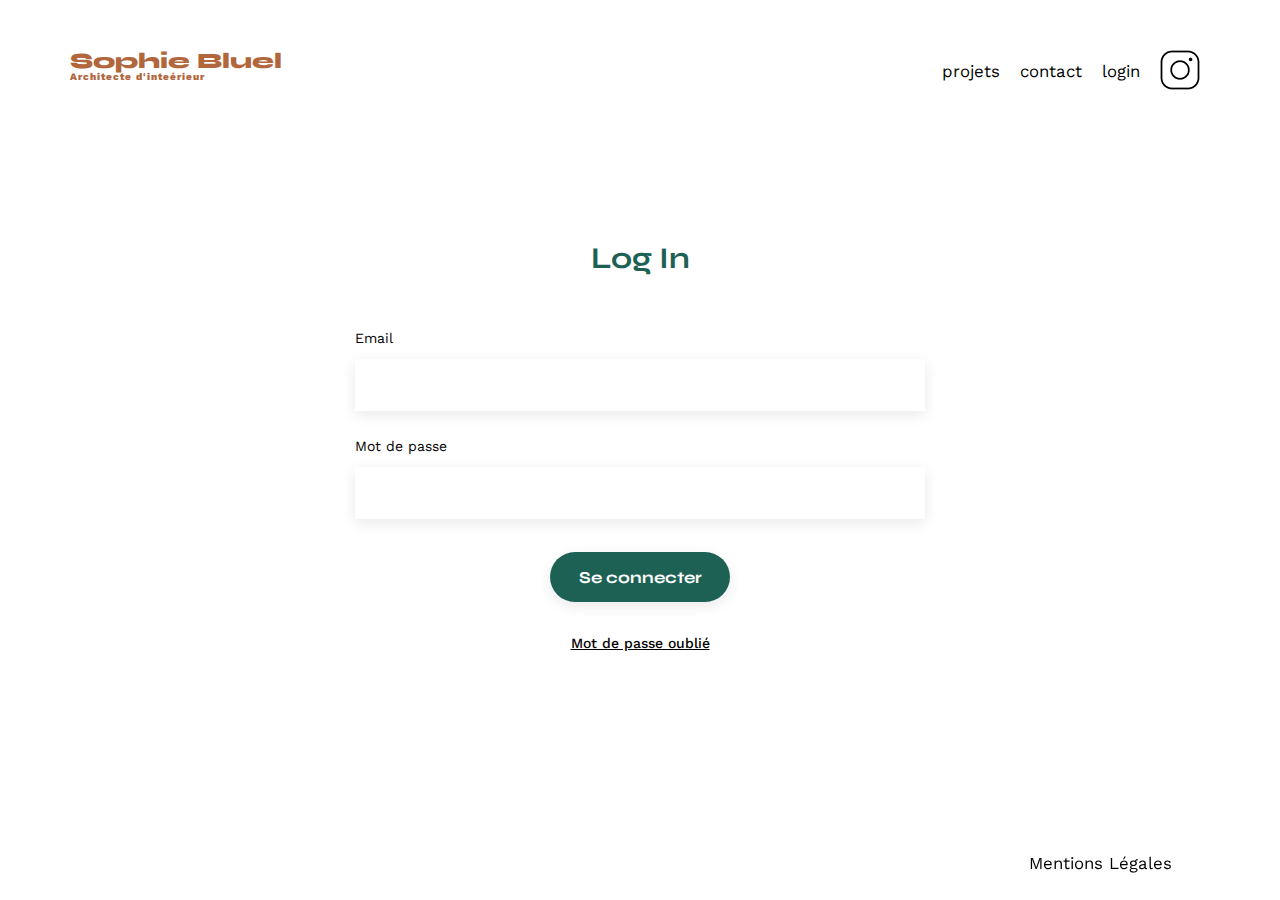
<file: FrontEnd/login.html>
<!DOCTYPE html>
<html lang="fr">
<head>
	<meta charset="UTF-8">
	<title>Sophie Bluel - Architecte d'intérieur</title>
	<meta name="viewport" content="width=device-width, initial-scale=1.0">
	<link rel="preconnect" href="https://fonts.googleapis.com">
	<link rel="preconnect" href="https://fonts.gstatic.com" crossorigin>
	<link href="https://fonts.googleapis.com/css2?family=Syne:wght@700;800&family=Work+Sans&display=swap" rel="stylesheet">
	<meta name="description" content="">
	<link rel="stylesheet" href="./assets/style.css">
	<script type="module" src="assets/JavaScript/login.js"></script>
</head>
<body>
<header>
	<h1>Sophie Bluel <span>Architecte d'inteérieur</span></h1>
	<nav>
		<ul>
			<li><a href=index.html#portfolio>projets</a></li>
			<li><a href=index.html#contact>contact</a></li>
			<li><a href=login.html>login</a></li>
			<li><img src="./assets/icons/instagram.png" alt="Instagram"></li>
		</ul>
	</nav>
</header>
<main>
	<section id="login">
		<h2>Log In</h2>
		<form action="#" class="loginForm" method="post">
			<label for="email">Email</label>
			<input type="email" name="email" id="email" required>
			<label for="password">Mot de passe</label>
			<input type="password" name="password" id="password" required>
			<input type="submit" value="Se connecter">
		</form>
		<p class="mdpForget">Mot de passe oublié</p>
	</section>
</main>

<footer class="loginFooter">
	<nav>
		<ul>
			<li>Mentions Légales</li>
		</ul>
	</nav>
</footer>
</body>
</html>
</file>
<file: FrontEnd/assets/style.css>
/* http://meyerweb.com/eric/tools/css/reset/
   v2.0 | 20110126
   License: none (public domain)
*/
html, body, div, span, applet, object, iframe,
h1, h2, h3, h4, h5, h6, p, blockquote, pre,
a, abbr, acronym, address, big, cite, code,
del, dfn, em, img, ins, kbd, q, s, samp,
small, strike, strong, sub, sup, tt, var,
b, u, i, center,
dl, dt, dd, ol, ul, li,
fieldset, form, label, legend,
table, caption, tbody, tfoot, thead, tr, th, td,
article, aside, canvas, details, embed,
figure, figcaption, footer, header, hgroup,
menu, nav, output, ruby, section, summary,
time, mark, audio, video {
	margin: 0;
	padding: 0;
	border: 0;
	font-size: 100%;
	font: inherit;
	vertical-align: baseline;
}
/* HTML5 display-role reset for older browsers */
article, aside, details, figcaption, figure,
footer, header, hgroup, menu, nav, section {
	display: block;
	position: relative;
}
body {
	line-height: 1;
}
ol, ul {
	list-style: none;
}
blockquote, q {
	quotes: none;
}
blockquote:before, blockquote:after,
q:before, q:after {
	content: '';
	content: none;
}
table {
	border-collapse: collapse;
	border-spacing: 0;
}
/** end reset css**/
body {
	max-width: 1140px;
	margin:auto;
	font-family: 'Work Sans';
	font-size: 14px;
}
header {
	display: flex;
	justify-content: space-between;
	margin: 50px 0
}
section {
	margin: 50px 0
}
h1{
	display: flex;
	flex-direction: column;
	font-family: 'Syne';
	font-size: 22px;
	font-weight: 800;
	color: #B1663C
}
h1 > span {
	font-family: 'Work Sans';
	font-size:10px;
	letter-spacing: 0.1em;
;
}
h2{
	font-family: 'Syne';
	font-weight: 700;
	font-size: 30px;
	color: #1D6154
}
nav ul {
	display: flex;
	align-items: center;
	list-style-type: none;

}
nav li {
	padding: 0 10px;
	font-size: 1.2em;
}
a {
	color: black;
	text-decoration: none;
}
li:hover a:hover {
	color: #B1663C;
	font-weight: 700;
	cursor: pointer;
}
#introduction {
	display: flex;
	align-items: center;
	margin-bottom: 89px;
}
#introduction figure {
	flex: 1
}
#introduction img {
	display: block;
	margin: auto;
	width: 80%;
}
#introduction article {
	flex: 1
}
#introduction h2 {
	margin-bottom: 1em;
}
#introduction p {
	margin-bottom: 0.5em;
}
#portfolio h2 {
	text-align: center;
	margin-bottom: 0;
}
.gallery {
	width: 100%;
	display: grid;
	grid-template-columns: 1fr 1fr 1fr;
	grid-column-gap: 20px;
	grid-row-gap: 20px;
}
.gallery img {
	width: 100%;
}
#contact, #login {
	width: 50%;
	margin: auto;
}
#login {
	margin-top: 150px;
}
#contact > *, #login > * {
	text-align: center;

}
#contact h2, #login h2{
	margin-bottom: 20px;
}
#contact form, #login form {
	text-align: left;
	margin-top:30px;
	display: flex;
	flex-direction: column;
}
#contact input, #login input {
	height: 50px;
	font-size: 1.2em;
	border: none;
	box-shadow: 0px 4px 14px rgba(0, 0, 0, 0.09);
}
#contact label, #login label {
	margin: 2em 0 1em 0;
}
#contact textarea, #login textarea {
	border: none;
	box-shadow: 0px 4px 14px rgba(0, 0, 0, 0.09);
}
input[type="submit"]{
	font-family: 'Syne';
	font-weight: 700;
	color: white;
	background-color: #1D6154;
	margin : 2em auto ;
	width: 180px;
	text-align: center;
	border-radius: 60px ;
}
input[type="submit"]:hover {
	transform: scale(1.05);
	cursor:pointer;
}
input[type="submit"]:active {
	transform: scale(1);
}
.mdpForget {
	font-family: 'Work Sans';
	font-weight: 500;
	font-size: 14px;
	text-decoration: underline;
}
footer nav ul {
	display: flex;
	justify-content: flex-end;
	margin: 2em
}
.loginFooter {	
	position: fixed;
	width: 1140px;
	bottom: 0;
	margin: auto 0;
}

/**Ajout de style pour les boutons "mes projets"**/
.filters {
	display: flex;
	justify-content: center;
	gap: 10px;
}
.filtersButton {
	font-family: 'Syne';
	font-weight: 700;
	font-size: 16px;
	color: #1D6154;
	min-width: 100px;
	margin: 51px 0;
	padding: 9px;
	border-radius: 25px;
	border: 1px solid #1D6154;
	background-color: white;
}
.filtersButton:hover {
	color: white;
	background-color: #1D6154;
	cursor:pointer;
}
.filtersButton:active {
	transform: scale(0.95);
}

/** Barre d'outil **/
.toolBar {
	display: none;
	z-index: 1;
	justify-content: center;
	align-items: center;
	gap: 21px;
	background-color: black;
	width: 100%;
	height: 59px;
	position: fixed;
	left: 0;
	top: 0;
}
.toolBar-activated {
	display: flex;
}
.toolBar-activated-bodyReplace {
	padding-top: 59px;
}

/** Bouton "publier les changements" **/
.postChangeBtn {
	font-family: 'Work Sans';
	font-weight: 500;
	font-size: 14px;
	color: #1D6154;
	width: 216px;
	padding: 11px;
	border-radius: 25px;
	border: 1px solid black;
	background-color: white;
}
.postChangeBtn:hover {
	cursor:pointer;
	color: white;
	background-color: #1D6154;
}
.postChangeBtn:active {
	transform: scale(0.95);
}

/** Bouton d'édition **/
.editBtn {
	display: none;
	justify-content: center;
	align-items: center;
	gap: 11px;
	background-color: black;
	font-family: 'Work Sans';
	color: white;
	border: none;
	font-size: 15px;
	font-weight: 400;
	padding: 0;
}
.editGalerieBtn:hover {
	transform: scale(1.03);
	cursor:pointer;
}
.editGalerieBtn:active {
	transform: scale(0.95);
}
.editBtn-activated {
	display:flex !important;
}

/** Bouton d'édition section intro **/
#introduction .editBtn {
	background-color: white;
	color: black;
	margin: 15px 0 0 57px;
}
#introduction .editBtn-style {
	margin: auto;
}

/** Bouton d'édition section portfolio **/
.project-title{
	display: flex;
	position: relative;
	justify-content: center;
}
#portfolio .editBtn {
	position: relative;
	align-items: center;
	left: 30px;
	background-color: white;
	color: black;
}
.filters-adminMode {
	display: none;
}
.gallery-adminMode {
	margin-top: 92px;
}

/** Style du conteneur modale **/
.modal {
	position: fixed;
	display: none;
	justify-content: center;
	align-items: center;
	top: 0;
	left: 0;
	width: 100%;
	height: 100%;
	background:rgba(0, 0, 0, 0.3);
	animation: fadeIn 0.8s both;
}
.modalActivated {
	display: flex;
}
.modalClosingAnimation{
	animation: fadeOut 1s both;
}
.modalContainer {
	position: relative;
	justify-content: center;
	align-items: center;
	display: flex;
	width: 630px;
	height: auto;
	background: white;
	border-radius: 10px;
}
.modalContainer h2 {
	font-family: 'Work Sans';
	font-size: 26px;
	font-weight: 400;
	color: black;
	margin-top: 60px;
	margin-bottom: 40px;
}
.modalLine {
	border-top: 1px solid #B3B3B3;
	width: 100%;
	margin-top: 47px;
	margin-bottom: 32px;
}

/** Animation modale **/
@keyframes fadeIn {
	from {
		opacity: 0;
	} to {
		opacity: 1;
	}
}

@keyframes fadeOut {
	from {
		opacity: 1;
	} to {
		opacity: 0;
	}
}

/** Bouton de Cloture modale **/
.modalClose {
	position: absolute;
	padding: 0;
	top: 32px;
	right: 36px;
	border: none;
	background-color: white;
}
.fa-navigate {
	font-size: 20px;
}
.fa-navigate:hover {
	transform: scale(1.2);
	cursor:pointer;
}
/** Bouton de Cloture modale **/
.modalBack {
	display: none;
	position: absolute;
	padding: 0;
	top: 32px;
	left: 36px;
	border: none;
	background-color: white;
}
.modalBack-on {
	display: flex;
}

/** Style de la modale Gallery **/
.modalGallery {
	display: flex;
	align-items: center;
	height: 100%;
	flex-direction: column;
	margin: 0 105px;
}
.modalGallery-off {
	display: none;
}
.gallery-modal {
	max-height: 374px;
	width: 100%;
	display: grid;
	grid-template-columns: 1fr 1fr 1fr 1fr 1fr;
	grid-column-gap: 8px;
	grid-row-gap: 12px;
	overflow: hidden;
}
.gallery-modal:hover {
	overflow: auto;
	z-index: 1;
	scrollbar-width: thin;
}
*::-webkit-scrollbar {
	width:5px;
}
*::-webkit-scrollbar-track {
	background: rgb(156, 156, 156);
}
*::-webkit-scrollbar-thumb {
	background-color: rgb(56, 56, 56);
}
.gallery-modal img {
	width: 100%;
}
.gallery-modal figcaption {
	font-family: 'Work Sans';
	font-size: 12px;
	font-weight: 400;
}

/** Bouton Modale **/
.modalBtn {
	font-family: 'Syne';
	font-weight: 700;
	font-size: 14px;
	color: white;
	width: 237px;
	padding: 11px;
	border-radius: 25px;
	border: none;
	background-color: #A7A7A7;
}
.modalBtn:hover {
	cursor:pointer;
	color: white;
	background-color: #1D6154;
}
.modalBtn:active {
	transform: scale(0.95);
}

/** Bouton Supprimer la galerie **/
.allGallerieDelete {
	font-family: 'Syne';
	font-weight: 400;
	font-size: 13px;
	color: #D65353;
	background-color: white;
	border: none;
	margin-top: 23px;
	margin-bottom: 48px;
}
.allGallerieDelete:hover {
	transform: scale(1.05);
}
.allGallerieDelete:active {
	transform: scale(0.95);
}

/** Bouton Supprimer la photo **/
.fa-trash-can {
	font-size: 9px;
}
.deleteBtn {
	position: absolute;
	display: flex;
	justify-content: center;
	align-items: center;
	top: 5px;
	right: 5px;
	padding: 4px;
	color: white;
	background-color: black;
	border: none;
}
.deleteBtn:hover {
	transform: scale(1.50);
}
.deleteBtn:active {
	color: #B1663C;
}

/** Style de la modale Nouvelle Photo **/
.modalNewPicture {
	display: none;
	flex-direction: column;
	align-items: center;
	width: 100%;
	height: 100%;
	margin: 0 105px;
}
.modalNewPicture-on {
	display: flex;
}
.addNewPictureBtn {
	margin-bottom: 55px;
}

/** Style Formulaire **/
.addNewPictureForm {
	display: flex;
	flex-direction: column;
	align-items: center;
	height: 100%;
	width: 100%;
}

/** Formulaire image **/
.imageInputContainer {
	display: flex;
	flex-direction: column;
	align-items: center;
	height: 100%;
	width: 420px;
	background-color: #E8F1F7;
	border-radius: 3px;
}
.addImageVisualization {
	display: flex;
	flex-direction: column;
	align-items: center;
	height: 100%;
	width: 100%;
}
.addImageVisualization-off {
	display: none;
}
.addImageVisualization .fa-image {
	font-size: 46px;
	color: #B9C5CC;
	margin-top: 28px;
	margin-bottom: 21px;
}
.addImageVisualization p {
	text-align: center;
	font-size: 10px;
	color: black;
	margin-bottom: 19px;
}
.addImageVisualization label {
	position: relative;
	transform: translateY(-25px);
	font-family: 'Work Sans';
	font-weight: 500;
	font-size: 14px;
	color: #306685;
}
.addImageVisualization label:hover {
	cursor:pointer;
}

/** Bouton Image **/
#imageInput {
	position: relative;
	color: #CBD6DC;
	width: 173px;
	padding: 11px;
	border-radius: 25px;
	border: none;
	background-color: #CBD6DC;
}
#imageInput::file-selector-button {
	display: none;
}
#imageInput:hover {
	cursor:pointer;
	transform: scale(1.02);
}
#imageInput:active {
	transform: scale(0.95);
}

/** Formulaire info image **/
.textInputContainer {
	display: flex;
	flex-direction: column;
	text-align: left;
	height: 100%;
	width: 100%;
}
.textInputContainer input, .textInputContainer select {
	height: 50px;
	font-size: 1.2em;
	border: none;
	box-shadow: 0px 4px 14px rgba(0, 0, 0, 0.09);
}
.textInputContainer label {
	margin: 2em 0 1em 0;
}

/** Previsualisation image **/
.imagePreview {
	display: none;
}
.imagePreview-on {
	display: flex;
	justify-content: center;
	height: 169px;
}
</file>
